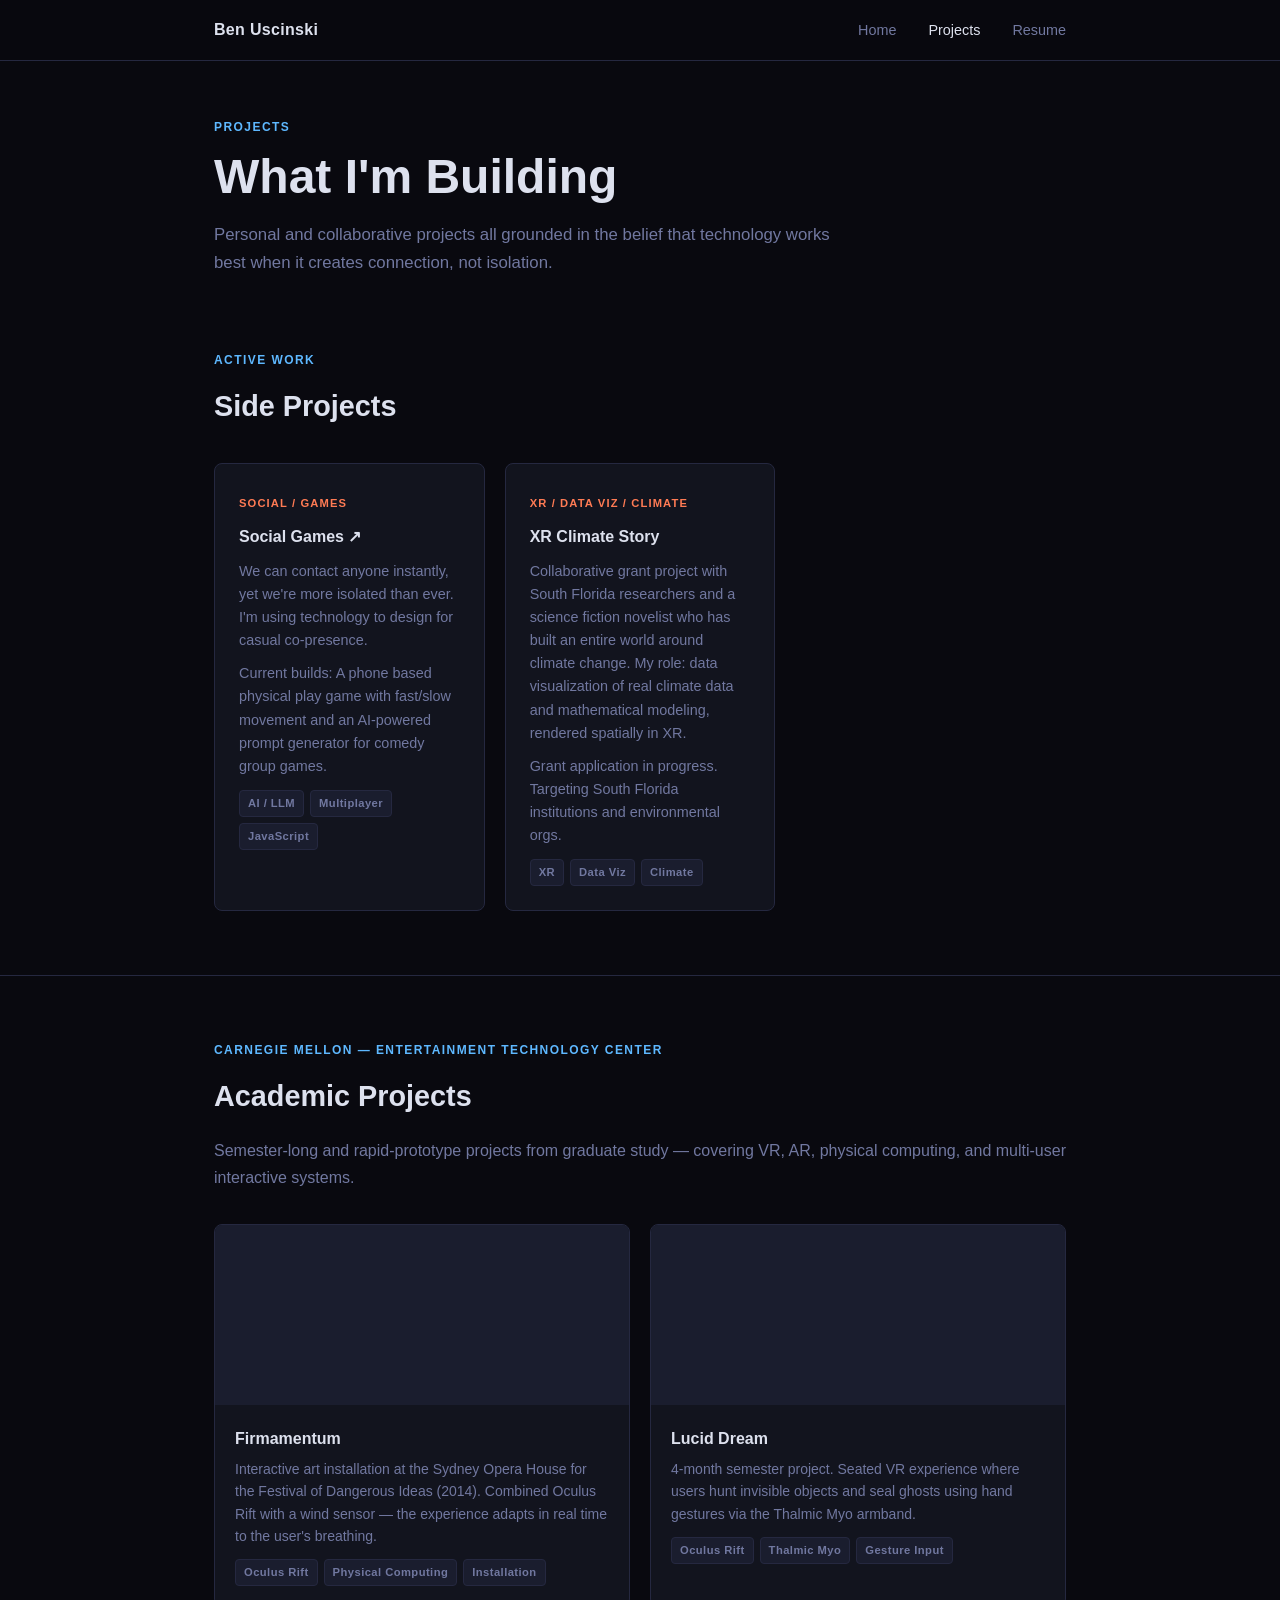
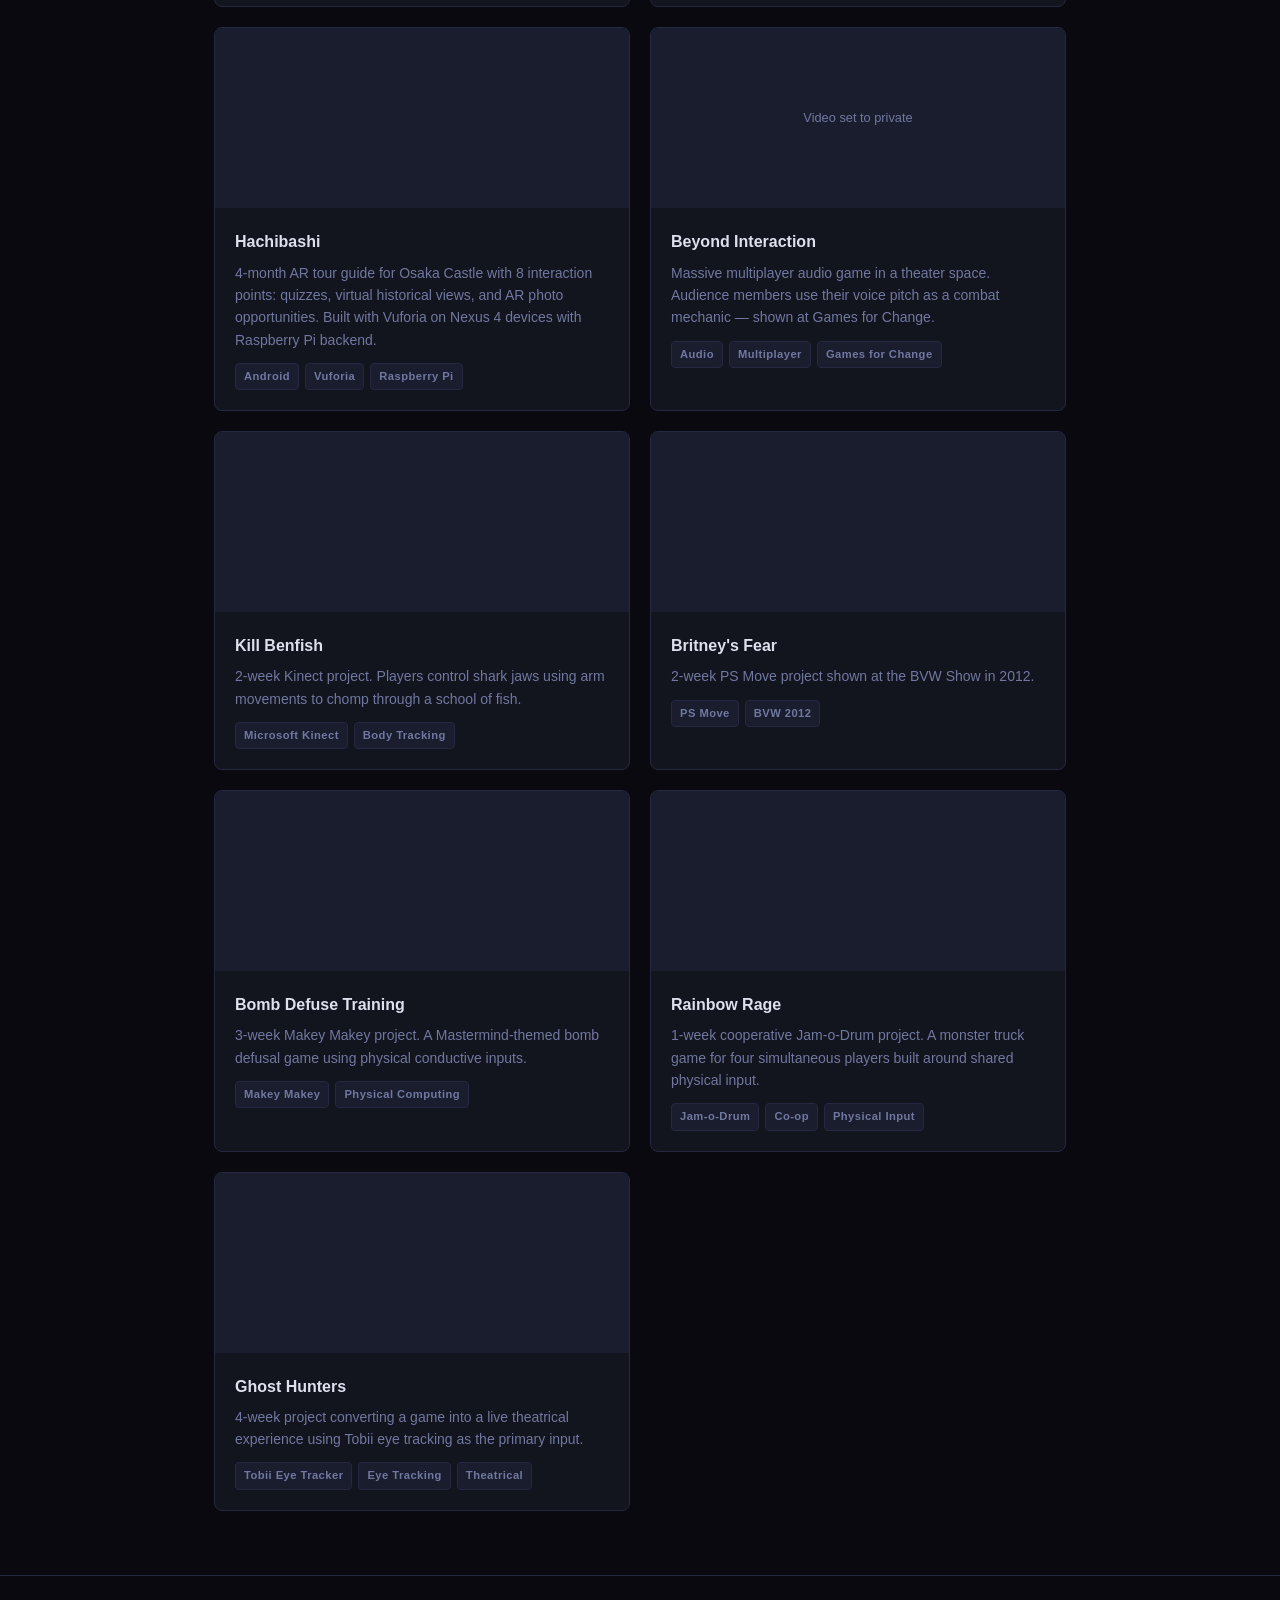
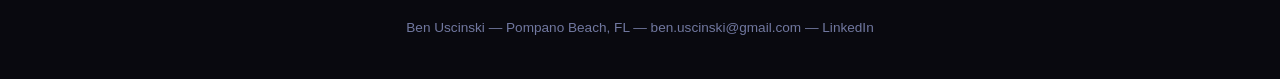
<file: projects.html>
<!DOCTYPE html>
<html lang="en">
<head>
  <meta charset="UTF-8">
  <meta name="viewport" content="width=device-width, initial-scale=1.0">
  <title>Projects — Ben Uscinski</title>
  <meta name="description" content="Active side projects and academic work in XR, AR, HCI, and interactive systems.">
  <link rel="stylesheet" href="assets/css/style.css">
</head>
<body>

  <nav>
    <div class="nav-inner">
      <a href="index.html" class="nav-logo">Ben <span>Uscinski</span></a>
      <button class="nav-toggle" aria-label="Toggle menu" onclick="document.querySelector('.nav-links').classList.toggle('open')">
        <span></span><span></span><span></span>
      </button>
      <ul class="nav-links">
        <li><a href="index.html">Home</a></li>
        <li><a href="projects.html" class="active">Projects</a></li>
        <li><a href="resume.html">Resume</a></li>
      </ul>
    </div>
  </nav>

  <main>
    <section style="padding: 56px 0 32px;">
      <div class="container">
        <div class="section-label">Projects</div>
        <h1>What I'm Building</h1>
        <p class="text-muted mt-16" style="max-width: 620px; font-size: 1.05rem;">
          Personal and collaborative projects all grounded in the belief that technology
          works best when it creates connection, not isolation.
        </p>
      </div>
    </section>

    <!-- SIDE PROJECTS -->
    <section style="padding: 40px 0 64px;">
      <div class="container">
        <div class="project-section-header">
          <div class="section-label">Active Work</div>
          <h2>Side Projects</h2>
        </div>

        <div class="side-project-grid">

          <a class="side-project-card" href="https://waltzerz-web.onrender.com/" target="_blank" rel="noopener" style="text-decoration: none; color: inherit; display: block;">
            <div class="sp-tag">Social / Games</div>
            <h3>Social Games ↗</h3>
            <p>
              We can contact anyone instantly, yet we're more isolated than
              ever. I'm using technology to design for casual co-presence.
            </p>
            <p style="margin-top: 10px;">
              Current builds: A phone based physical play game with fast/slow movement
              and an AI-powered prompt generator for comedy group games.
            </p>
            <div class="project-tags">
              <span class="tag">AI / LLM</span>
              <span class="tag">Multiplayer</span>
              <span class="tag">JavaScript</span>
            </div>
          </a>

          <div class="side-project-card">
            <div class="sp-tag">XR / Data Viz / Climate</div>
            <h3>XR Climate Story</h3>
            <p>
              Collaborative grant project with South Florida researchers and a science fiction
              novelist who has built an entire world around climate change. My role: data
              visualization of real climate data and mathematical modeling, rendered spatially in XR.
            </p>
            <p style="margin-top: 10px;">
              Grant application in progress. Targeting South Florida institutions and environmental orgs.
            </p>
            <div class="project-tags">
              <span class="tag">XR</span>
              <span class="tag">Data Viz</span>
              <span class="tag">Climate</span>
            </div>
          </div>

        </div>
      </div>
    </section>

    <hr class="divider">

    <!-- ACADEMIC / OLDER WORK -->
    <section style="padding: 64px 0;">
      <div class="container">
        <div class="project-section-header">
          <div class="section-label">Carnegie Mellon — Entertainment Technology Center</div>
          <h2>Academic Projects</h2>
          <p class="text-muted mt-16">
            Semester-long and rapid-prototype projects from graduate study — covering VR, AR,
            physical computing, and multi-user interactive systems.
          </p>
        </div>

        <div class="academic-grid mt-32">

          <div class="project-card">
            <div class="project-card-media">
              <iframe src="https://www.youtube.com/embed/ZnfHUD_r2xA" title="Firmamentum" allowfullscreen loading="lazy"></iframe>
            </div>
            <div class="project-card-body">
              <h3>Firmamentum</h3>
              <p>
                Interactive art installation at the Sydney Opera House for the Festival of Dangerous
                Ideas (2014). Combined Oculus Rift with a wind sensor — the experience adapts in
                real time to the user's breathing.
              </p>
              <div class="project-tags">
                <span class="tag">Oculus Rift</span>
                <span class="tag">Physical Computing</span>
                <span class="tag">Installation</span>
              </div>
            </div>
          </div>

          <div class="project-card">
            <div class="project-card-media">
              <iframe src="https://player.vimeo.com/video/92658132" title="Lucid Dream" allowfullscreen loading="lazy"></iframe>
            </div>
            <div class="project-card-body">
              <h3>Lucid Dream</h3>
              <p>
                4-month semester project. Seated VR experience where users hunt invisible objects
                and seal ghosts using hand gestures via the Thalmic Myo armband.
              </p>
              <div class="project-tags">
                <span class="tag">Oculus Rift</span>
                <span class="tag">Thalmic Myo</span>
                <span class="tag">Gesture Input</span>
              </div>
            </div>
          </div>

          <div class="project-card">
            <div class="project-card-media">
              <iframe src="https://player.vimeo.com/video/80972049" title="Hachibashi" allowfullscreen loading="lazy"></iframe>
            </div>
            <div class="project-card-body">
              <h3>Hachibashi</h3>
              <p>
                4-month AR tour guide for Osaka Castle with 8 interaction points: quizzes, virtual
                historical views, and AR photo opportunities. Built with Vuforia on Nexus 4 devices
                with Raspberry Pi backend.
              </p>
              <div class="project-tags">
                <span class="tag">Android</span>
                <span class="tag">Vuforia</span>
                <span class="tag">Raspberry Pi</span>
              </div>
            </div>
          </div>

          <div class="project-card">
            <div class="project-card-media">
              <div class="placeholder-media">
                Video set to private
              </div>
            </div>
            <div class="project-card-body">
              <h3>Beyond Interaction</h3>
              <p>
                Massive multiplayer audio game in a theater space. Audience members use their
                voice pitch as a combat mechanic — shown at Games for Change.
              </p>
              <div class="project-tags">
                <span class="tag">Audio</span>
                <span class="tag">Multiplayer</span>
                <span class="tag">Games for Change</span>
              </div>
            </div>
          </div>

          <div class="project-card">
            <div class="project-card-media">
              <iframe src="https://www.youtube.com/embed/ADuoc1wfNcE" title="Kill Benfish" allowfullscreen loading="lazy"></iframe>
            </div>
            <div class="project-card-body">
              <h3>Kill Benfish</h3>
              <p>
                2-week Kinect project. Players control shark jaws using arm movements to chomp
                through a school of fish.
              </p>
              <div class="project-tags">
                <span class="tag">Microsoft Kinect</span>
                <span class="tag">Body Tracking</span>
              </div>
            </div>
          </div>

          <div class="project-card">
            <div class="project-card-media">
              <iframe src="https://www.youtube.com/embed/EDEKwiRwdXE" title="Britney's Fear" allowfullscreen loading="lazy"></iframe>
            </div>
            <div class="project-card-body">
              <h3>Britney's Fear</h3>
              <p>
                2-week PS Move project shown at the BVW Show in 2012.
              </p>
              <div class="project-tags">
                <span class="tag">PS Move</span>
                <span class="tag">BVW 2012</span>
              </div>
            </div>
          </div>

          <div class="project-card">
            <div class="project-card-media">
              <iframe src="https://www.youtube.com/embed/mf9Q984jkJc" title="Bomb Defuse Training" allowfullscreen loading="lazy"></iframe>
            </div>
            <div class="project-card-body">
              <h3>Bomb Defuse Training</h3>
              <p>
                3-week Makey Makey project. A Mastermind-themed bomb defusal game using
                physical conductive inputs.
              </p>
              <div class="project-tags">
                <span class="tag">Makey Makey</span>
                <span class="tag">Physical Computing</span>
              </div>
            </div>
          </div>

          <div class="project-card">
            <div class="project-card-media">
              <iframe src="https://www.youtube.com/embed/RKbNQboBIbE" title="Rainbow Rage" allowfullscreen loading="lazy"></iframe>
            </div>
            <div class="project-card-body">
              <h3>Rainbow Rage</h3>
              <p>
                1-week cooperative Jam-o-Drum project. A monster truck game for four simultaneous
                players built around shared physical input.
              </p>
              <div class="project-tags">
                <span class="tag">Jam-o-Drum</span>
                <span class="tag">Co-op</span>
                <span class="tag">Physical Input</span>
              </div>
            </div>
          </div>

          <div class="project-card">
            <div class="project-card-media">
              <iframe src="https://www.youtube.com/embed/tzaprL0tn-E" title="Ghost Hunters" allowfullscreen loading="lazy"></iframe>
            </div>
            <div class="project-card-body">
              <h3>Ghost Hunters</h3>
              <p>
                4-week project converting a game into a live theatrical experience using Tobii eye
                tracking as the primary input.
              </p>
              <div class="project-tags">
                <span class="tag">Tobii Eye Tracker</span>
                <span class="tag">Eye Tracking</span>
                <span class="tag">Theatrical</span>
              </div>
            </div>
          </div>

        </div>
      </div>
    </section>
  </main>

  <footer>
    <div class="container">
      <p>
        Ben Uscinski &mdash; Pompano Beach, FL &mdash;
        <a href="mailto:ben.uscinski@gmail.com">ben.uscinski@gmail.com</a> &mdash;
        <a href="https://www.linkedin.com/in/benjamin-uscinski/" target="_blank" rel="noopener">LinkedIn</a>
      </p>
    </div>
  </footer>

</body>
</html>
</file>
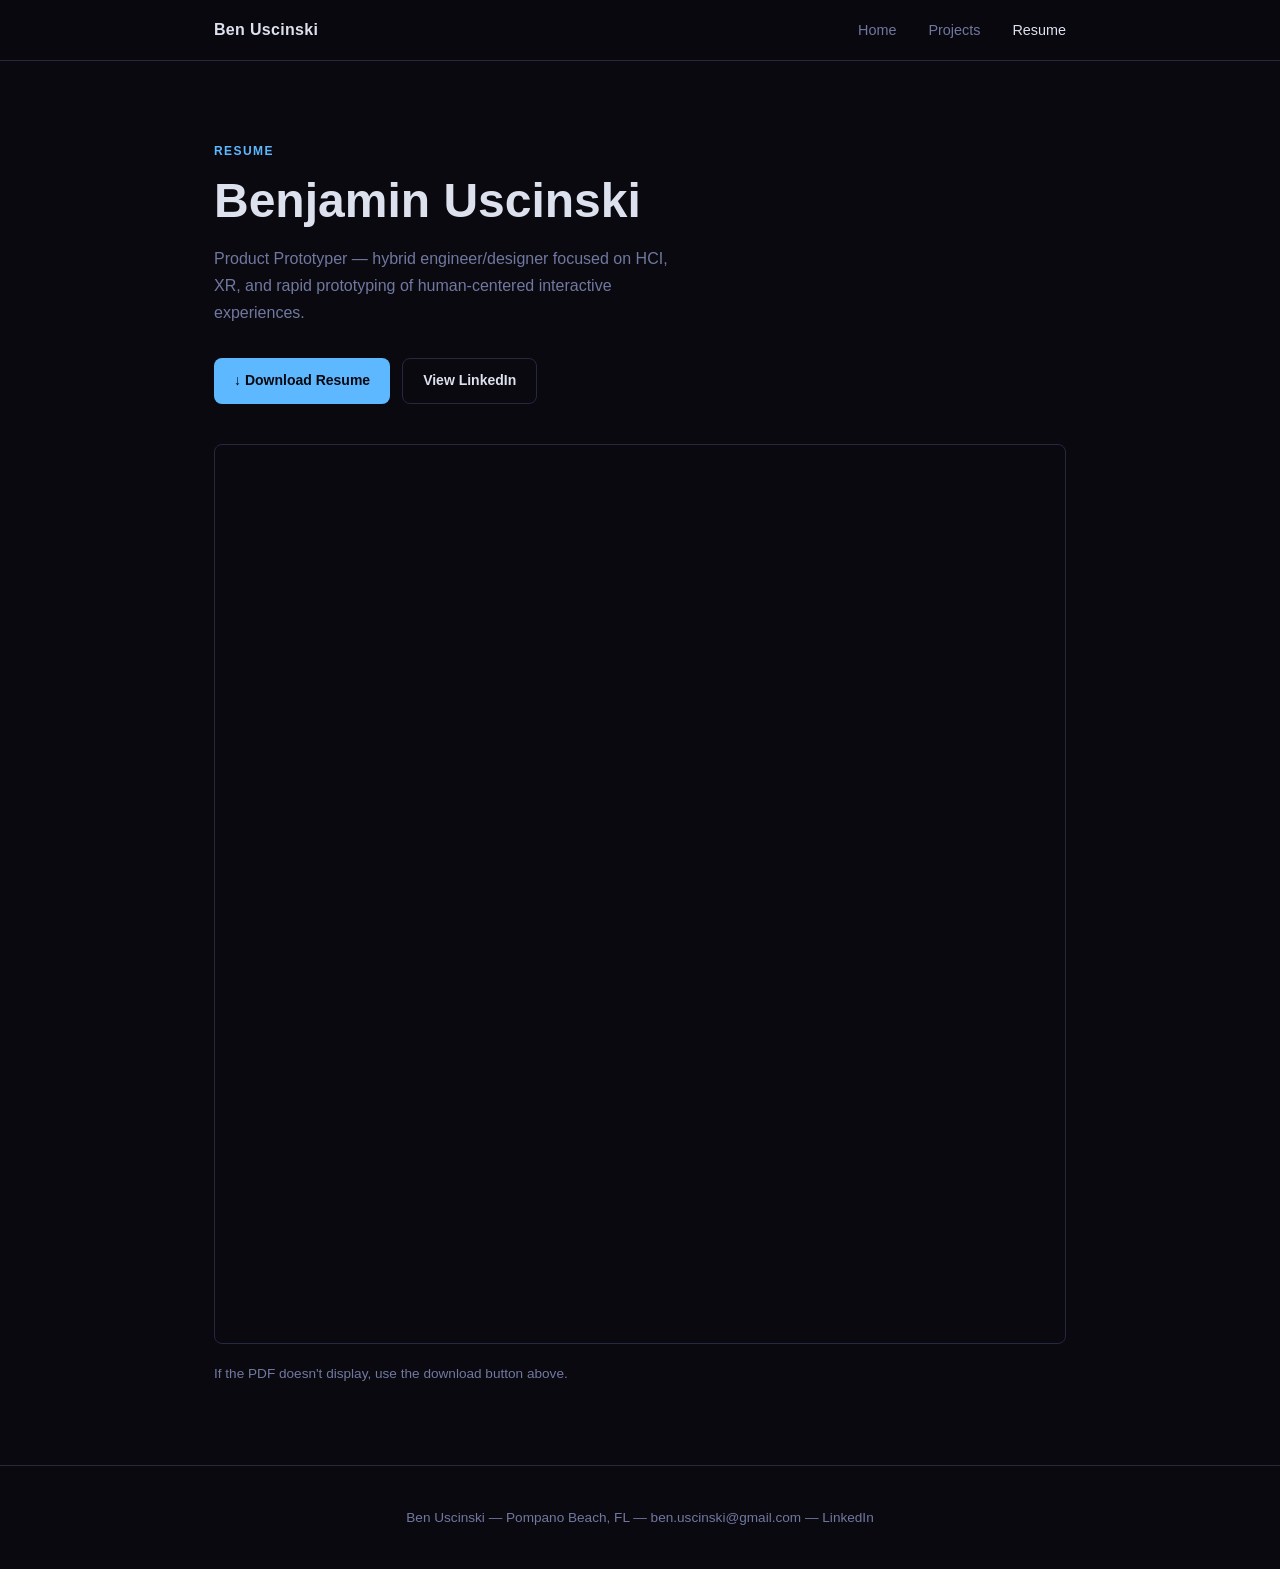
<file: resume.html>
<!DOCTYPE html>
<html lang="en">
<head>
  <meta charset="UTF-8">
  <meta name="viewport" content="width=device-width, initial-scale=1.0">
  <title>Resume — Ben Uscinski</title>
  <meta name="description" content="Resume for Ben Uscinski — Product Prototyper, HCI engineer/designer.">
  <link rel="stylesheet" href="assets/css/style.css">
</head>
<body>

  <nav>
    <div class="nav-inner">
      <a href="index.html" class="nav-logo">Ben Uscinski</a>
      <button class="nav-toggle" aria-label="Toggle menu" onclick="document.querySelector('.nav-links').classList.toggle('open')">
        <span></span><span></span><span></span>
      </button>
      <ul class="nav-links">
        <li><a href="index.html">Home</a></li>
        <li><a href="projects.html">Projects</a></li>
        <li><a href="resume.html" class="active">Resume</a></li>
      </ul>
    </div>
  </nav>

  <main>
    <section style="padding: 80px 0;">
      <div class="container">
        <div class="section-label">Resume</div>
        <h1>Benjamin Uscinski</h1>
        <p class="text-muted mt-16" style="max-width: 480px;">
          Product Prototyper — hybrid engineer/designer focused on HCI, XR, and rapid prototyping
          of human-centered interactive experiences.
        </p>

        <div style="margin-top: 32px; display: flex; gap: 12px; flex-wrap: wrap;">
          <a href="assets/resume/BJU-Resume-SWE.pdf" download class="btn btn-primary">
            &#8595; Download Resume
          </a>
          <a href="https://www.linkedin.com/in/benjamin-uscinski/" target="_blank" rel="noopener" class="btn btn-ghost">
            View LinkedIn
          </a>
        </div>

        <div style="margin-top: 40px;">
          <iframe
            src="assets/resume/BJU-Resume-SWE.pdf"
            style="width: 100%; height: 900px; border: 1px solid var(--border); border-radius: 8px;"
            title="Ben Uscinski Resume">
          </iframe>
          <p class="text-muted" style="margin-top: 10px; font-size: 0.85rem;">
            If the PDF doesn't display, use the download button above.
          </p>
        </div>
      </div>
    </section>
  </main>

  <footer>
    <div class="container">
      <p>
        Ben Uscinski &mdash; Pompano Beach, FL &mdash;
        <a href="mailto:ben.uscinski@gmail.com">ben.uscinski@gmail.com</a> &mdash;
        <a href="https://www.linkedin.com/in/benjamin-uscinski/" target="_blank" rel="noopener">LinkedIn</a>
      </p>
    </div>
  </footer>

</body>
</html>
</file>
<file: assets/css/style.css>
/* =========================================================
   Base & Variables
   ========================================================= */
:root {
  --bg:          #09090f;
  --surface:     #12141e;
  --surface-2:   #1a1d2e;
  --border:      #252840;
  --text:        #dde1ee;
  --text-muted:  #7178a0;
  --accent:      #5eb8ff;
  --accent-warm: #ff7b54;
  --radius:      8px;
  --max-w:       900px;
  --font:        -apple-system, BlinkMacSystemFont, 'Segoe UI', Helvetica, Arial, sans-serif;
}

*, *::before, *::after { box-sizing: border-box; margin: 0; padding: 0; }

html { scroll-behavior: smooth; }

body {
  background: var(--bg);
  color: var(--text);
  font-family: var(--font);
  font-size: 16px;
  line-height: 1.7;
  -webkit-font-smoothing: antialiased;
}

a { color: var(--accent); text-decoration: none; }
a:hover { text-decoration: underline; }

img { max-width: 100%; display: block; }

/* =========================================================
   Nav
   ========================================================= */
nav {
  position: sticky;
  top: 0;
  z-index: 100;
  background: rgba(9, 9, 15, 0.92);
  backdrop-filter: blur(12px);
  border-bottom: 1px solid var(--border);
}

.nav-inner {
  max-width: var(--max-w);
  margin: 0 auto;
  padding: 0 24px;
  height: 60px;
  display: flex;
  align-items: center;
  justify-content: space-between;
}

.nav-logo {
  font-weight: 700;
  font-size: 1rem;
  color: var(--text);
  letter-spacing: 0.02em;
}

.nav-logo span { color: var(--text); }

.nav-links {
  display: flex;
  gap: 32px;
  list-style: none;
}

.nav-links a {
  color: var(--text-muted);
  font-size: 0.9rem;
  font-weight: 500;
  transition: color 0.2s;
}

.nav-links a:hover,
.nav-links a.active {
  color: var(--text);
  text-decoration: none;
}

/* Mobile nav */
.nav-toggle {
  display: none;
  background: none;
  border: none;
  cursor: pointer;
  padding: 4px;
  flex-direction: column;
  gap: 5px;
}

.nav-toggle span {
  display: block;
  width: 22px;
  height: 2px;
  background: var(--text);
  transition: 0.2s;
}

@media (max-width: 600px) {
  .nav-toggle { display: flex; }

  .nav-links {
    display: none;
    position: absolute;
    top: 60px;
    left: 0;
    right: 0;
    background: var(--surface);
    border-bottom: 1px solid var(--border);
    flex-direction: column;
    gap: 0;
    padding: 12px 0;
  }

  .nav-links.open { display: flex; }

  .nav-links li a {
    display: block;
    padding: 12px 24px;
    font-size: 1rem;
  }
}

/* =========================================================
   Layout helpers
   ========================================================= */
.container {
  max-width: var(--max-w);
  margin: 0 auto;
  padding: 0 24px;
}

section {
  padding: 64px 0;
}

.section-label {
  font-size: 0.75rem;
  font-weight: 700;
  letter-spacing: 0.12em;
  text-transform: uppercase;
  color: var(--accent);
  margin-bottom: 12px;
}

h1 { font-size: clamp(2rem, 5vw, 3rem); line-height: 1.15; font-weight: 800; }
h2 { font-size: clamp(1.4rem, 3vw, 1.8rem); font-weight: 700; }
h3 { font-size: 1.15rem; font-weight: 700; }

.text-muted { color: var(--text-muted); }

/* =========================================================
   Hero (Home page)
   ========================================================= */
.hero {
  padding: 80px 0 64px;
  border-bottom: 1px solid var(--border);
}

.hero-layout {
  display: flex;
  align-items: flex-start;
  gap: 48px;
}

.hero-photo {
  flex-shrink: 0;
  width: 168px;
  height: 168px;
  border-radius: 50%;
  object-fit: cover;
  object-position: 60% top;
  border: 2px solid var(--border);
}

.hero-text h1 {
  margin-bottom: 8px;
}

.hero-text .title {
  font-size: 1rem;
  font-weight: 600;
  color: var(--accent);
  letter-spacing: 0.06em;
  text-transform: uppercase;
  margin-bottom: 20px;
}

.hero-text p {
  color: var(--text-muted);
  font-size: 1.05rem;
  max-width: 580px;
  margin-bottom: 12px;
}

.hero-links {
  display: flex;
  gap: 16px;
  margin-top: 24px;
  flex-wrap: wrap;
}

.btn {
  display: inline-flex;
  align-items: center;
  gap: 8px;
  padding: 10px 20px;
  border-radius: var(--radius);
  font-size: 0.875rem;
  font-weight: 600;
  transition: 0.2s;
  text-decoration: none;
}

.btn-primary {
  background: var(--accent);
  color: #09090f;
}

.btn-primary:hover {
  background: #7fcaff;
  text-decoration: none;
}

.btn-ghost {
  border: 1px solid var(--border);
  color: var(--text);
}

.btn-ghost:hover {
  border-color: var(--accent);
  color: var(--accent);
  text-decoration: none;
}

@media (max-width: 600px) {
  .hero-layout { flex-direction: column; gap: 24px; }
  .hero-photo { width: 100px; height: 100px; }
}

/* =========================================================
   Hardware grid (Home page)
   ========================================================= */
.hardware-section { padding: 64px 0; }

.hardware-grid {
  display: grid;
  grid-template-columns: repeat(5, 1fr);
  gap: 16px;
  margin-top: 32px;
}

@media (max-width: 600px) {
  .hardware-grid { grid-template-columns: repeat(2, 1fr); }
}

.hardware-card {
  background: var(--surface);
  border: 1px solid var(--border);
  border-radius: var(--radius);
  padding: 16px 12px;
  text-align: center;
}


.hardware-card img {
  width: 80px;
  height: 60px;
  object-fit: contain;
  margin: 0 auto 10px;
  filter: grayscale(20%);
}

.hardware-card .hw-name {
  font-size: 0.78rem;
  font-weight: 600;
  color: var(--text-muted);
}

/* =========================================================
   Philosophy strip (Home page)
   ========================================================= */
.philosophy {
  background: var(--surface);
  border-top: 1px solid var(--border);
  border-bottom: 1px solid var(--border);
  padding: 48px 0;
}

.philosophy p {
  font-size: clamp(1.05rem, 2.5vw, 1.25rem);
  line-height: 1.8;
  color: var(--text-muted);
  max-width: 700px;
}

.philosophy p em {
  color: var(--text);
  font-style: normal;
}

/* =========================================================
   Side Projects (Home teaser + Projects page)
   ========================================================= */
.side-project-grid {
  display: grid;
  grid-template-columns: repeat(auto-fill, minmax(260px, 1fr));
  gap: 20px;
  margin-top: 32px;
}

.side-project-card {
  background: var(--surface);
  border: 1px solid var(--border);
  border-radius: var(--radius);
  padding: 24px;
  transition: border-color 0.2s;
}

.side-project-card:hover { border-color: var(--accent); }

.side-project-card .sp-tag {
  display: inline-block;
  font-size: 0.7rem;
  font-weight: 700;
  letter-spacing: 0.1em;
  text-transform: uppercase;
  color: var(--accent-warm);
  margin-bottom: 10px;
}

.side-project-card h3 { margin-bottom: 10px; font-size: 1rem; }
.side-project-card p { font-size: 0.9rem; color: var(--text-muted); line-height: 1.6; }

/* =========================================================
   Professional Work page
   ========================================================= */
.job {
  padding: 56px 0;
  border-bottom: 1px solid var(--border);
}

.job:last-child { border-bottom: none; }

.job-header {
  display: flex;
  justify-content: space-between;
  align-items: baseline;
  flex-wrap: wrap;
  gap: 8px;
  margin-bottom: 4px;
}

.job-company {
  font-size: 1.4rem;
  font-weight: 800;
}

.job-date {
  font-size: 0.85rem;
  color: var(--text-muted);
  font-weight: 500;
}

.job-title {
  font-size: 0.95rem;
  font-weight: 600;
  color: var(--accent);
  margin-bottom: 16px;
  text-transform: uppercase;
  letter-spacing: 0.05em;
}

.job-location {
  color: var(--text-muted);
  font-size: 0.85rem;
}

.job-summary {
  color: var(--text-muted);
  margin-bottom: 20px;
  font-size: 0.975rem;
}

.job ul {
  list-style: none;
  display: flex;
  flex-direction: column;
  gap: 8px;
  margin-bottom: 24px;
}

.job ul li {
  padding-left: 20px;
  position: relative;
  font-size: 0.95rem;
  color: var(--text-muted);
}

.job ul li::before {
  content: '—';
  position: absolute;
  left: 0;
  color: var(--accent);
}

.job-sub-role {
  margin-top: 28px;
  padding-top: 20px;
  border-top: 1px dashed var(--border);
}

.job-sub-role h3 {
  font-size: 0.9rem;
  font-weight: 700;
  color: var(--text);
  margin-bottom: 12px;
  text-transform: uppercase;
  letter-spacing: 0.05em;
}

.gif-grid {
  display: grid;
  grid-template-columns: repeat(auto-fill, minmax(240px, 1fr));
  gap: 16px;
  margin-top: 28px;
}

.gif-item {
  background: var(--surface);
  border: 1px solid var(--border);
  border-radius: var(--radius);
  overflow: hidden;
}

.gif-item img {
  width: 100%;
  aspect-ratio: 16/9;
  object-fit: cover;
}

.gif-item .gif-caption {
  padding: 10px 12px;
  font-size: 0.8rem;
  color: var(--text-muted);
}

a.patent-badge:hover {
  background: rgba(94, 184, 255, 0.2);
  text-decoration: none;
}

.patent-badge {
  display: inline-flex;
  align-items: center;
  gap: 6px;
  background: rgba(94, 184, 255, 0.1);
  border: 1px solid rgba(94, 184, 255, 0.3);
  color: var(--accent);
  font-size: 0.75rem;
  font-weight: 700;
  padding: 4px 10px;
  border-radius: 20px;
  margin-bottom: 16px;
}

/* =========================================================
   Professional Work — column grid layout
   ========================================================= */
.work-company {
  padding: 56px 0 48px;
  border-bottom: 1px solid var(--border);
}

.work-company:last-child { border-bottom: none; }

.work-company-name {
  font-size: clamp(1.6rem, 3vw, 2rem);
  font-weight: 800;
  margin-bottom: 32px;
}

.work-grid {
  display: grid;
  grid-template-columns: repeat(3, 1fr);
  gap: 36px 28px;
}

@media (max-width: 700px) {
  .work-grid { grid-template-columns: 1fr; }
}

@media (min-width: 700px) and (max-width: 900px) {
  .work-grid { grid-template-columns: repeat(2, 1fr); }
}

.work-grid-2col {
  grid-template-columns: repeat(2, 1fr);
}

@media (max-width: 600px) {
  .work-grid-2col { grid-template-columns: 1fr; }
}

.work-col-label {
  font-weight: 700;
  font-size: 1rem;
  color: var(--text);
  margin-bottom: 14px;
}

.work-col img {
  width: 100%;
  border-radius: var(--radius);
  border: 1px solid var(--border);
  display: block;
}

.work-col-caption {
  font-size: 0.78rem;
  color: var(--text-muted);
  text-align: center;
  margin: 7px 0 12px;
  font-style: italic;
}

.work-col ul {
  list-style: disc;
  padding-left: 18px;
  display: flex;
  flex-direction: column;
  gap: 5px;
}

.work-col ul li {
  font-size: 0.875rem;
  color: var(--text-muted);
  line-height: 1.4;
}

.work-col ul li a {
  color: var(--accent);
}

.work-col ul li a:hover {
  text-decoration: underline;
}

/* =========================================================
   Projects page
   ========================================================= */
.project-section-header {
  margin-bottom: 32px;
}

.academic-grid {
  display: grid;
  grid-template-columns: repeat(auto-fill, minmax(280px, 1fr));
  gap: 20px;
}

.project-card {
  background: var(--surface);
  border: 1px solid var(--border);
  border-radius: var(--radius);
  overflow: hidden;
  transition: border-color 0.2s;
}

.project-card:hover { border-color: var(--accent); }

.project-card-media {
  background: var(--surface-2);
  height: 180px;
  display: flex;
  align-items: center;
  justify-content: center;
  overflow: hidden;
}

.project-card-media img {
  width: 100%;
  height: 100%;
  object-fit: cover;
}

.project-card-media iframe {
  width: 100%;
  height: 100%;
  border: none;
  display: block;
}

.project-card-media .placeholder-media {
  font-size: 0.8rem;
  color: var(--text-muted);
  text-align: center;
  padding: 16px;
}

.project-card-body { padding: 20px; }

.project-card-body h3 { margin-bottom: 6px; font-size: 1rem; }

.project-card-body p {
  font-size: 0.875rem;
  color: var(--text-muted);
  line-height: 1.6;
}

.btn-video {
  display: inline-flex;
  align-items: center;
  gap: 6px;
  margin-top: 14px;
  font-size: 0.8rem;
  font-weight: 600;
  color: var(--accent);
  border: 1px solid rgba(94, 184, 255, 0.3);
  padding: 5px 12px;
  border-radius: 4px;
  transition: 0.2s;
}

.btn-video:hover {
  background: rgba(94, 184, 255, 0.1);
  text-decoration: none;
}

.project-tags {
  display: flex;
  flex-wrap: wrap;
  gap: 6px;
  margin-top: 12px;
}

.tag {
  font-size: 0.7rem;
  font-weight: 700;
  padding: 3px 8px;
  border-radius: 4px;
  background: var(--surface-2);
  color: var(--text-muted);
  border: 1px solid var(--border);
  letter-spacing: 0.04em;
}

/* =========================================================
   Resume page
   ========================================================= */
.resume-actions {
  display: flex;
  gap: 12px;
  flex-wrap: wrap;
  margin-bottom: 32px;
}

.resume-embed {
  width: 100%;
  height: 850px;
  border: 1px solid var(--border);
  border-radius: var(--radius);
  overflow: hidden;
}

.resume-embed iframe {
  width: 100%;
  height: 100%;
  border: none;
}

/* =========================================================
   Footer
   ========================================================= */
footer {
  border-top: 1px solid var(--border);
  padding: 40px 0;
  text-align: center;
  color: var(--text-muted);
  font-size: 0.85rem;
}

footer a { color: var(--text-muted); }
footer a:hover { color: var(--accent); }

/* =========================================================
   Utility
   ========================================================= */
.divider {
  border: none;
  border-top: 1px solid var(--border);
  margin: 0;
}

.mt-8  { margin-top: 8px; }
.mt-16 { margin-top: 16px; }
.mt-32 { margin-top: 32px; }
.mb-8  { margin-bottom: 8px; }
.mb-16 { margin-bottom: 16px; }
</file>
